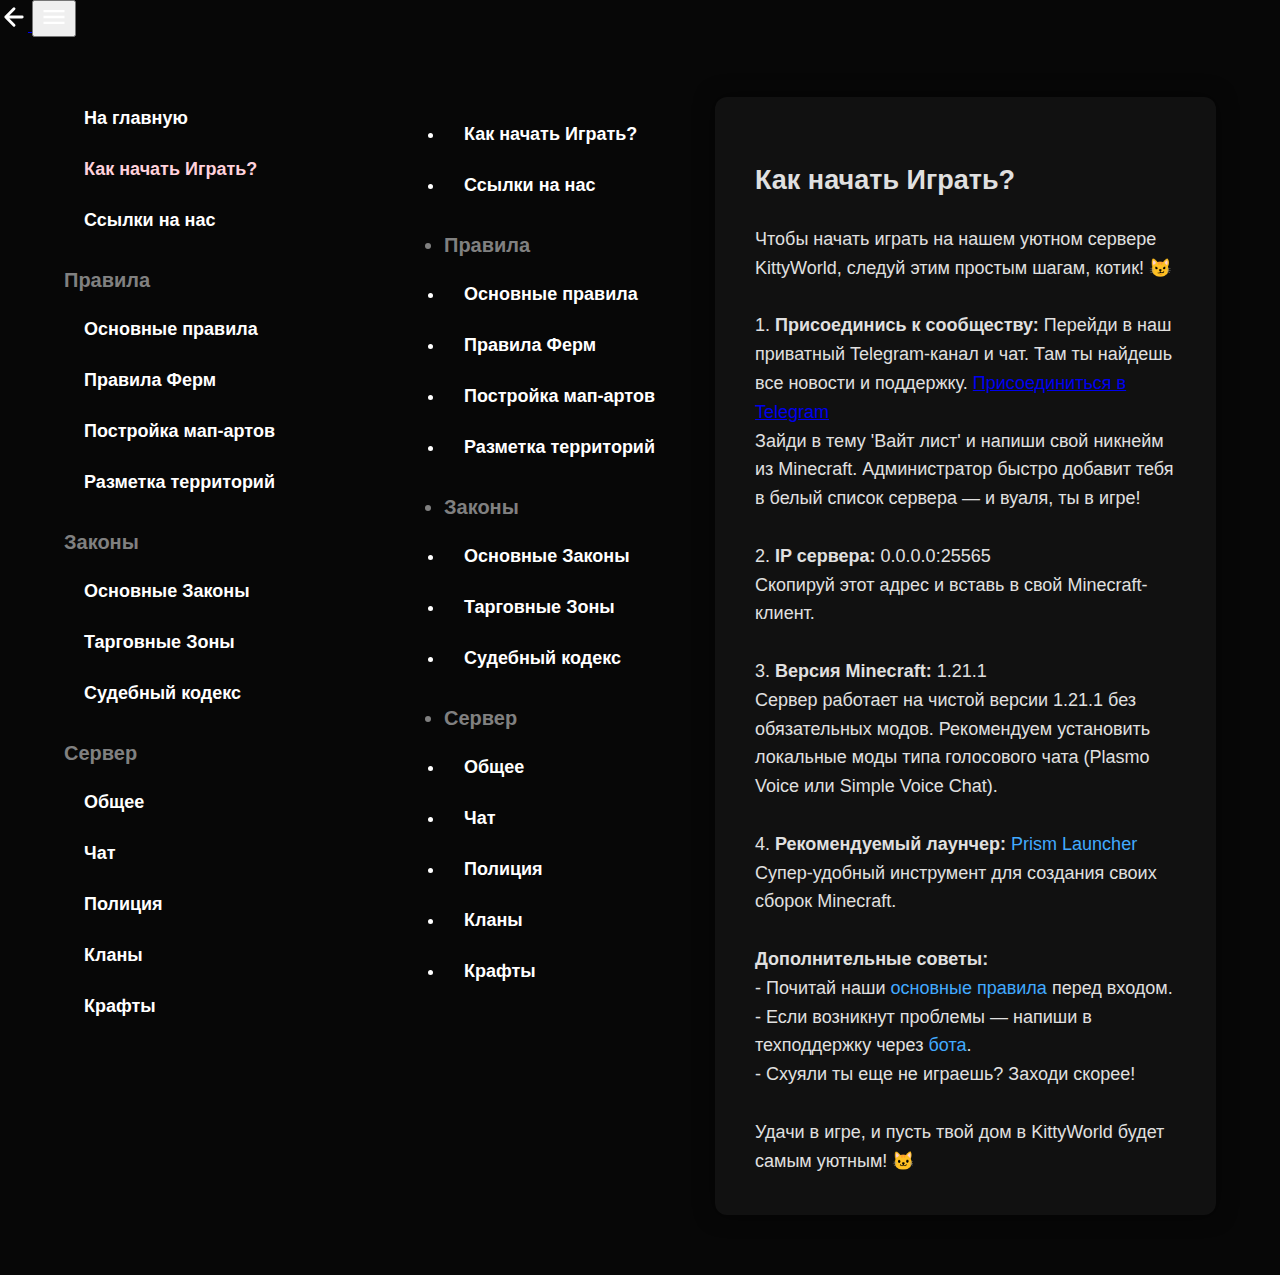
<file: wiki.html>
<!DOCTYPE html>
<html lang="ru">
<head>
    <meta charset="UTF-8">
    <meta name="viewport" content="width=device-width, initial-scale=1.0">
    <title>Wiki | KittyWorld</title>
    <link rel="icon" type="image/x-icon" href="images/favicon.ico">
    <link rel="stylesheet" href="styles.css">
</head>
<body class="wiki-page">

    <div class="mobile-header">
        <a href="index.html" class="back-button-mobile">
            <svg viewBox="0 0 24 24" width="28" height="28" fill="none" stroke="white" stroke-width="2.5" stroke-linecap="round" stroke-linejoin="round">
                <path d="M19 12H5M12 19l-7-7 7-7"/>
            </svg>
        </a>
        <button class="menu-toggle" aria-label="Открыть меню">
            <svg viewBox="0 0 24 24" width="28" height="28" fill="white">
                <path d="M3 18h18v-2H3v2zm0-5h18v-2H3v2zm0-7v2h18V6H3z"/>
            </svg>
        </button>
    </div>

    <div class="wiki-wrapper">

        <nav class="wiki-nav-list desktop-nav">
            <ul>
                <li><a href="index.html" class="nav-link">На главную</a></li>
                <li><a href="#how-to-play" class="nav-link active" data-content="Чтобы начать играть на нашем уютном сервере KittyWorld, следуй этим простым шагам, котик! 😼<br><br>1. <strong>Присоединись к сообществу:</strong> Перейди в наш приватный Telegram-канал и чат. Там ты найдешь все новости и поддержку. <a href='https://t.me/KittyYauwWorld_chat' class='small-join-button' target='_blank'>Присоединиться в Telegram</a><br>Зайди в тему 'Вайт лист' и напиши свой никнейм из Minecraft. Администратор быстро добавит тебя в белый список сервера — и вуаля, ты в игре!<br><br>2. <strong>IP сервера:</strong> 0.0.0.0:25565<br>Скопируй этот адрес и вставь в свой Minecraft-клиент.<br><br>3. <strong>Версия Minecraft:</strong> 1.21.1<br>Сервер работает на чистой версии 1.21.1 без обязательных модов. Рекомендуем установить локальные моды типа голосового чата (Plasmo Voice или Simple Voice Chat).<br><br>4. <strong>Рекомендуемый лаунчер:</strong> <a href='https://prismlauncher.org/' class='guide-link' target='_blank'>Prism Launcher</a><br>Супер-удобный инструмент для создания своих сборок Minecraft.<br><br><strong>Дополнительные советы:</strong><br>- Почитай наши <a href='#rules-main' class='guide-link'>основные правила</a> перед входом.<br>- Если возникнут проблемы — напиши в техподдержку через <a href='https://t.me/KittyWorldSupportBot' class='guide-link' target='_blank'>бота</a>.<br>- Схуяли ты еще не играешь? Заходи скорее!<br><br>Удачи в игре, и пусть твой дом в KittyWorld будет самым уютным! 🐱">Как начать Играть?</a></li>
                <li><a href="#links" class="nav-link" data-content="<strong>Сайт:</strong><br><a href='https://kittyworld.zapto.org' class='guide-link' target='_blank'>https://kittyworld.zapto.org</a><br><br><strong>Telegram-канал с разработкой и новостями:</strong><br><a href='https://t.me/KittyYauwWorld' class='guide-link' target='_blank'>https://t.me/KittyYauwWorld</a><br><br><strong>Чатис Telegram-чат:</strong><br><a href='https://t.me/KittyYauwWorldChat' class='guide-link' target='_blank'>https://t.me/KittyYauwWorldChat</a><br><br><strong>Приватный Telegram-чат (доступ к серверу):</strong><br><a href='https://t.me/KittyYauwWorld_chat' class='guide-link' target='_blank'>https://t.me/KittyYauwWorld_chat</a><br><br><strong>Бот технической поддержки:</strong><br><a href='https://t.me/KittyWorldSupportBot' class='guide-link' target='_blank'>https://t.me/KittyWorldSupportBot</a><br><br><strong>Бот авторизации/логина:</strong><br><a href='https://t.me/KittyWorldLoginBot' class='guide-link' target='_blank'>https://t.me/KittyWorldLoginBot</a>">Ссылки на нас</a></li>

                <li class="category">Правила</li>
                <li><a href="#rules-main" class="nav-link sub-link" data-content="<strong>ПРАВИЛА ПРОЕКТА KITTYWORLD<br>Выживание & Ролевая Игра</strong><br><br><strong>ОБЩИЕ ПОЛОЖЕНИЯ (КОРОЧЕ, ЧИТАЙ)</strong><br>● Зайдя на сервер, ты автоматически соглашаешься со всеми правилами.<br>● Незнание правил не освобождает от ответственности.<br>● Любой обход или толкование 'в свою пользу' запрещены.<br>● Правила действуют на всех.<br>● Система Варнов: 3 Варна = бан на 14 дней.<br>● Право Администрации: Админы могут выносить решения по своему усмотрению.<br>● Не ебать мозги Администрации: обращайтесь по делу и ждите ответа.<br>● Перманентный бан = конфискация всего имущества.<br>● Обжалование: через <a href='https://t.me/KittyWorldSupportBot' class='guide-link' target='_blank'>бота</a>.<br><br><strong>РАЗДЕЛ 1: ЧЕСТНАЯ ИГРА (БЕЗ ЧИТОВ)</strong><br><br><em>1.1. Читы и запрещенное ПО</em><br>● Запрещено использовать любой софт, дающий нечестное преимущество.<br>● Чит-клиенты, Freecam, ReplayMod, WorldDownloader и т.п.<br><span class='punishment'>Наказание:</span> БАН (30 дней) или ПЕРМАНЕНТНЫЙ БАН<br><br><em>1.2. Баги, дюпы и уязвимости</em><br>● Запрещено умышленно использовать баги, дюпы, взламывать сид.<br><span class='punishment'>Наказание:</span> Варн + конфискация + снос механизмов / БАН<br><br><em>1.3. Альты и обход банов</em><br>● Играть с более чем одного аккаунта — нельзя.<br><span class='punishment'>Наказание:</span> Варн / БАН (за альты) | <span class='punishment'>Наказание:</span> ПЕРМАНЕНТНЫЙ БАН (за обход)<br><br><em>1.4. Покупка/продажа за реальные деньги (RMT)</em><br>● Запрещено покупать/продавать внутриигровые предметы за деньги.<br><span class='punishment'>Наказание:</span> ПЕРМАНЕНТНЫЙ БАН всем участникам<br><br><strong>РАЗДЕЛ 2: ОБЩЕНИЕ И ЧАТ</strong><br><br><em>2.1. Спам, флуд и реклама</em><br>● Не спамить, не флудить, не писать капсом.<br>● Не рекламировать другие проекты.<br><span class='punishment'>Наказание:</span> МУТ (до 2 часов) / Варн<br><br><em>2.2. Оскорбления, угрозы и провокации</em><br>● Не оскорблять игроков вне RP-конфликта.<br>● Не переходить на личности.<br>● Не угрожать (даже 'шутя').<br><span class='punishment'>Наказание:</span> МУТ / Варн / БАН<br><br><em>2.3. Запрещенные темы</em><br>● Не поднимать политику, религию, экстремизм.<br>● Не кидать шок-контент, NSFW.<br><span class='punishment'>Наказание:</span> МУТ / Варн / БАН<br><br><strong>РАЗДЕЛ 3: РОЛЕВАЯ ИГРА (RP) И PVP</strong><br><br><em>3.1. Держись в сеттинге</em><br>● Старайся соответствовать атмосфере сервера.<br>● Избегай неигровых ников.<br><br><em>3.2. Уважай чужой RP</em><br>● Не сей OOC посреди чужой ролевой сцены.<br>● Для OOC используй ((скобки)) или /me.<br><br><em>3.3. Гриферство и PvP</em><br>● Полное уничтожение построек без RP-предыстории — гриферство.<br>● PvP разрешен по согласию или в специальных зонах.<br><span class='punishment'>Наказание за гриферство:</span> Варн + восстановление ущерба / БАН<br><br><strong>ЗАКЛЮЧЕНИЕ</strong><br>Мы здесь, чтобы строить, играть по ролям и хорошо проводить время.<br>Играй честно, не будь мудаком, уважай других котиков.<br><br><em>С уважением, Администрация KittyWorld.</em><br><br><strong>Дополнительные ресурсы:</strong><br>● <a href='https://t.me/KittyYauwWorld' class='guide-link' target='_blank'>Telegram-канал</a><br>● <a href='https://t.me/KittyYauwWorld_chat' class='guide-link' target='_blank'>Приватный чат</a><br>● <a href='https://kittyworld.zapto.org' class='guide-link' target='_blank'>Официальный сайт</a><br>● <a href='https://t.me/KittyWorldSupportBot' class='guide-link' target='_blank'>Бот техподдержки</a>">Основные правила</a></li>
                <li><a href="#rules-farms" class="nav-link sub-link" data-content="<strong>ПРАВИЛА ФЕРМ И ХОЗЯЙСТВЕННЫХ ПОСТРОЕК</strong>
<br><br>
<em>Общий принцип:</em> Ферма должна приносить ресурсы, а не лаги и конфликты. Уважай производительность сервера и соседей.
<br><br>
<strong>1. ПРОИЗВОДИТЕЛЬНОСТЬ СЕРВЕРА</strong><br>
● Постройка ресурсоёмких ферм, которые могут повлиять на TPS/FPS сервера — запрещена.<br>
● Если твоя ферма вызывает заметные лаги — ты обязан её оптимизировать или перенести подальше от нулевых координат.<br>
<span class='punishment'>Наказание:</span> Предупреждение → Оптимизация → Снос (если игнорируешь).
<br><br>
<strong>2. ОТВЕТСТВЕННОЕ УПРАВЛЕНИЕ</strong><br>
● Если ты не отключаешь фермы при уходе или на них скапливаются выброшенные ресурсы (переполнение) — они могут быть снесены без предупреждения.<br>
● Запрещено оставлять фермы в 'полурабочем' состоянии, если они засоряют чанки или мешают окружению.<br>
<span class='punishment'>Наказание:</span> Снос без компенсации + Варн.
<br><br>
<strong>3. ОБЩИЕ ФЕРМЫ В БЛИЖНЕЙ ЗОНЕ</strong><br>
● Фермы мобов, построенные до 2500 блоков от нуля (во всех мирах), считаются общими.<br>
● Их может использовать любой игрок, но и снести может правительство/администрация для нужд сервера.<br>
● Приоритет на снос: самые старые и неэффективные конструкции.
<br><br>
<strong>4. ЛИЧНЫЕ ФЕРМЫ В ВЕРХНЕМ МИРЕ</strong><br>
● Фермы мобов в Верхнем мире — личные, если находятся дальше 2500 блоков и на твоей территории.<br>
● Можно построить ферму вне своей территории — её нельзя ломать, но лут с неё общий для всех.<br>
● <em>Примечание:</em> Если на ферме фармит её строитель или член его клана — у него приоритет на лут.
<br><br>
<strong>5. ФЕРМЫ В АДУ И ЭНДЕ</strong><br>
● Фермы в Аду/Энде — личные, если дальше 2500 блоков и отмечены табличкой с ником/названием клана в месте сбора.<br>
● Если точка сбора фермы из Ада находится в Верхнем мире на чьей-то территории — весь лут принадлежит только владельцу фермы.
<br><br>
<strong>6. ФЕРМЫ С ИСПОЛЬЗОВАНИЕМ БАГОВ</strong><br>
● Запрещены фермы, эксплуатирующие баги игры (дюпы, абуз механик, телепортация сущностей через порталы).<br>
<span class='punishment'>Наказание:</span> Немедленный снос + Варн. Повтор — БАН.
<br><br>
<strong>7. ЭСТЕТИКА И СОСЕДСТВО</strong><br>
● Фермы в видимых местах (около дорог, городов, спавна) должны быть эстетично оформлены.<br>
● Запрещены 'лаговые коробки' из булыжника и редстоуна на поверхности — прячьте механику.<br>
● Если твоя ферма портит вид или мешает соседям — будь готов её перестроить.
<br><br>
<strong>8. АВТОМАТИЧЕСКИЕ СИСТЕМЫ</strong><br>
● Полностью автоматические фермы разрешены только в личных зонах.<br>
● Запрещены системы, работающие 24/7 без контроля и загружающие чанки.<br>
● Используй редстоун  часы или кнопки для ограничения работы.
<br><br>
<strong>9. ФЕРМЫ С ЖИВОТНЫМИ</strong><br>
● Не более 50 животных в одном чанке (лаг).<br>
● Фермы животных должны иметь достаточное пространство — никаких 'концлагерей' 1×1.<br>
● Пиксельные зверушки тоже хотят жить достойно (это RP-сервер!).
<br><br>
<strong>10. РЕДСТОУН-МЕХАНИЗМЫ</strong><br>
● Сложные редстоун-системы должны быть заземлены (не висеть в воздухе).<br>
● Часы и повторятели — на разумных интервалах, без бесконечных циклов.<br>
● Если механизм вызывает лаги у соседей — оптимизируй.
<br><br>
<em>Запомни, котик: хорошая ферма — та, которая не мешает другим играть. Строй с умом! 🐾</em>">Правила Ферм</a></li>
                <li><a href="#rules-mapart" class="nav-link sub-link" data-content="<strong>ПРАВИЛА ПОСТРОЙКИ И ИСПОЛЬЗОВАНИЯ МАП-АРТОВ</strong><br><br><em>Общий принцип:</em> Мап-арт — это искусство, но и оно должно следовать правилам сервера. Уважай труд других художников!<br><br><strong>ВНИМАНИЕ ВСЕМ КОТИКАМ!</strong><br>● Все мап-арты (как клановые, так и личные) разрешено строить <strong>ТОЛЬКО В ЭНДЕ</strong>, если они не находятся на вашей личной или клановой территории.<br>● На личной или клановой территории арты можно строить в любом мире, но помните о правилах и соседях!<br><br><strong>1. ЗАЩИТА АВТОРСКИХ ПРАВ</strong><br>● Вы можете защищать свои мап-арты от копирования другими игроками, заламинировав их красной стеклянной панелью в столе картографа.<br>● Ламинированный арт нельзя скопировать — это ваша авторская защита.<br><span class='punishment'>Важно:</span> Ламинирование не освобождает от соблюдения остальных правил!<br><br><strong>2. МЕСТО ДЛЯ ПОСТРОЙКИ</strong><br>● Мап-арты на личной или клановой территории могут быть построены в любом мире.<br>● Мап-арты вне личной или клановой территории могут быть построены <strong>ТОЛЬКО В ЭНДЕ</strong>.<br>● <em>Примечание:</em> Вы можете строить каждый новый мап-арт на месте предыдущего, однако если он будет мешать другим игрокам — вам придется его перенести.<br><br><strong>3. ОГРАНИЧЕНИЯ ПО РАЗМЕРАМ И КОЛИЧЕСТВУ</strong><br>● Максимальный размер одного мап-арта — 128×128 блоков.<br>● Один игрок/клан может иметь не более 5 активных мап-артов одновременно.<br>● Арты, превышающие лимит, будут удалены (старые первыми).<br><br><strong>4. 18+ КОНТЕНТ И ЗАПРЕЩЕННЫЕ ТЕМЫ</strong><br>● Постройка 18+ артов в любом другом мире, кроме Энда — запрещена.<br>● <em>Примечание:</em> Такие арты должны быть снесены в течение 24 часов после завершения их постройки.<br>● Наличие на любых артах банвордов, политики, рекламы сторонних ресурсов или слитых фото реальных людей в любом их проявлении — запрещено.<br>● <em>Примечание:</em> Если вы не уверены, соответствует ли ваш мап-арт данному правилу — уточните у администрации перед постройкой.<br><span class='punishment'>Наказание:</span> Варн + снос арта / БАН до перманентного<br><br><strong>5. НЕПРИКОСНОВЕННОСТЬ ЧУЖИХ АРТОВ</strong><br>● Разрушение чужих мап-артов или заготовленных площадок под них, а также занятие площадок других игроков — запрещено.<br><span class='punishment'>Наказание:</span> Компенсация затраченных ресурсов + Штраф (до 128 <strong>Муркоинов</strong>)<br><br><strong>6. АВТОРСКИЕ ПРАВА И КОММЕРЦИЯ</strong><br>● Копирование или продажа чужих мап-артов без разрешения их владельца — запрещены.<br>● <em>Примечание:</em> В случае, если владелец мап-арта обнаружит свой арт в продаже в вашей лавке — он имеет право забрать все его экземпляры.<br><span class='punishment'>Наказание:</span> Изъятие мап-арта + Штраф (до 256 <strong>Муркоинов</strong>)<br><br><strong>7. ХРАНЕНИЕ И ДЕМОНСТРАЦИЯ 18+ КОНТЕНТА</strong><br>● Хранение или продажа 18+ артов в любых открытых или проглядываемых локациях без предупреждающих о них табличек — запрещены.<br>● Передача или демонстрация таких артов, их мест хранения или строительства стримерам во время стрима любым способом — запрещены.<br><span class='punishment'>Наказание:</span> Варн / БАН до перманентного<br><br><strong>8. ТЕХНИЧЕСКИЕ ОГРАНИЧЕНИЯ</strong><br>● Мап-арты не должны вызывать лаги (избегайте мигающих/быстро меняющихся элементов).<br>● Запрещено использовать арты для передачи скрытой информации или кодов.<br>● Все арты в Энде должны иметь четкие координаты и быть занесены в общедоступный реестр.<br><br><strong>9. СПОРНЫЕ СИТУАЦИИ И РАЗРЕШЕНИЕ КОНФЛИКТОВ</strong><br>● Споры по поводу артов решаются через администрацию или правительство сервера.<br>● Приоритет в выборе места под арт у того, кто первым начал постройку.<br>● Если арт мешает развитию сервера (дороги, общественные зоны) — его придется перенести.<br><br><strong>10. ГАЛЕРЕИ И ВЫСТАВКИ</strong><br>● Разрешается создавать галереи мап-артов в специально отведенных зонах Энда.<br>● Для организации выставки требуется согласование с администрацией.<br>● Галереи должны быть оформлены эстетично и не мешать другим игрокам.<br><br><em>Помни, котик: хороший арт радует глаз, не нарушает правил и уважает других! Создавай с душой! 🎨🐾</em>">Постройка мап-артов</a></li>
                <li><a href="#rules-territory" class="nav-link sub-link" data-content="<p>На сервере KittyWorld действует система разметки территорий. Вот основные типы территорий и условия их разметки:</p>

<h3>Личная территория</h3>
<p><strong>Считается таковой, если она отмечена табличками с ником её владельца по углам границы территории и перед порталом в Ад.</strong> Игрок, состоящий в клане, не может иметь своей личной территории.</p>

<h4>Правила личной территории:</h4>
<ul>
    <li><strong>Максимальная площадь:</strong> 300×300 блоков (стандартный размер).</li>
    <li><strong>Расширение:</strong> Можно увеличить на дополнительные 100 блоков, если это не мешает соседям.</li>
    <li><strong>Если территория занята:</strong> Можно договориться с владельцем через RP (ролевую игру) о выкупе.</li>
</ul>

<h3>Клановая территория</h3>
<p><strong>Размечается аналогично личной территории</strong> (таблички с названием клана по углам и у портала в Ад).</p>

<h4>Правила клановой территории:</h4>
<ul>
    <li><strong>Максимальная площадь:</strong> 300×300 блоков (как и у личной).</li>
    <li><strong>Расширение:</strong> Можно увеличить на 200 блоков, если не мешает соседям.</li>
    <li><strong>Если территория занята:</strong> Также можно договориться через RP о выкупе.</li>
    <li><strong>Важное примечание:</strong> Участникам клана запрещается создавать личные территории.</li>
    <li><strong>Количество территорий:</strong> Клан может создать только 2 региона, в то время как игроки могут иметь сколько угодно личных территорий.</li>
</ul>

<h3>Государственная территория</h3>
<p><strong>К государственным территориям относятся:</strong> спавн Верхнего мира, Ад и Энд.</p>

<h4>Правила государственной территории:</h4>
<ul>
    <li><strong>Размер спавна:</strong> 512×512 блоков (может увеличиваться при необходимости).</li>
    <li><strong>Налоги на государственной территории:</strong></li>
</ul>

<div class='tax-info'>
    <div class='tax-item'>
        <span class='tax-type'>Налог на жительство:</span>
        <span class='tax-amount'>10 Муркоинов / 15 реальных дней</span>
    </div>
    <div class='tax-item'>
        <span class='tax-type'>Налог на постройку магазина:</span>
        <span class='tax-amount'>32 Муркоина (единоразово)</span>
    </div>
    <div class='tax-item'>
        <span class='tax-type'>Аренда торговой площади:</span>
        <span class='tax-amount'>12 Муркоинов / 15 реальных дней</span>
    </div>
</div>

<h3>Дополнительные правила и советы:</h3>
<ul>
    <li><strong>Соседские отношения:</strong> Всегда учитывайте интересы соседей при расширении территорий.</li>
    <li><strong>Документирование:</strong> Рекомендуется вести учёт своих территорий и их границ.</li>
    <li><strong>Конфликты:</strong> Споры о границах решаются через администрацию или правительство сервера.</li>
    <li><strong>Налоги:</strong> Вовремя оплачивайте налоги на государственных территориях, чтобы избежать штрафов.</li>
    <li><strong>Экономия:</strong> Планируйте размер территории заранее, чтобы не переплачивать за лишнее пространство.</li>
</ul>

<p><strong>Запомните:</strong> Уважайте границы других игроков, своевременно оплачивайте налоги и ваше пребывание на сервере KittyWorld будет комфортным и приятным! 🐾</p>">Разметка территорий</a></li>

                <li class="category">Законы</li>
                <li><a href="#laws-main" class="nav-link sub-link" data-content="Основные Законы">Основные Законы</a></li>
                <li><a href="#laws-target" class="nav-link sub-link" data-content="Тарговные Зоны">Тарговные Зоны</a></li>
                <li><a href="#laws-court" class="nav-link sub-link" data-content="Судебный кодекс">Судебный кодекс</a></li>

                <li class="category">Сервер</li>
                <li><a href="#server-general" class="nav-link sub-link" data-content="Общее">Общее</a></li>
                <li><a href="#server-chat" class="nav-link sub-link" data-content="Чат">Чат</a></li>
                <li><a href="#server-police" class="nav-link sub-link" data-content="Полиция">Полиция</a></li>
                <li><a href="#server-clans" class="nav-link sub-link" data-content="Кланы">Кланы</a></li>
                <li><a href="#crafts" class="nav-link sub-link" data-content="Крафты">Крафты</a></li>
            </ul>
        </nav>

        <nav class="mobile-nav" id="mobileNav">
            <ul>
                <li><a href="#how-to-play" class="nav-link active" data-content="Чтобы начать играть на нашем уютном сервере KittyWorld, следуй этим простым шагам, котик! 😼<br><br>1. <strong>Присоединись к сообществу:</strong> Перейди в наш приватный Telegram-канал и чат. Там ты найдешь все новости и поддержку. <a href='https://t.me/KittyYauwWorld_chat' class='small-join-button' target='_blank'>Присоединиться в Telegram</a><br>Зайди в тему 'Вайт лист' и напиши свой никнейм из Minecraft. Администратор быстро добавит тебя в белый список сервера — и вуаля, ты в игре!<br><br>2. <strong>IP сервера:</strong> 0.0.0.0:25565<br>Скопируй этот адрес и вставь в свой Minecraft-клиент.<br><br>3. <strong>Версия Minecraft:</strong> 1.21.1<br>Сервер работает на чистой версии 1.21.1 без обязательных модов. Рекомендуем установить локальные моды типа голосового чата (Plasmo Voice или Simple Voice Chat).<br><br>4. <strong>Рекомендуемый лаунчер:</strong> <a href='https://prismlauncher.org/' class='guide-link' target='_blank'>Prism Launcher</a><br>Супер-удобный инструмент для создания своих сборок Minecraft.<br><br><strong>Дополнительные советы:</strong><br>- Почитай наши <a href='#rules-main' class='guide-link'>основные правила</a> перед входом.<br>- Если возникнут проблемы — напиши в техподдержку через <a href='https://t.me/KittyWorldSupportBot' class='guide-link' target='_blank'>бота</a>.<br>- Схуяли ты еще не играешь? Заходи скорее!<br><br>Удачи в игре, и пусть твой дом в KittyWorld будет самым уютным! 🐱">Как начать Играть?</a></li>
                <li><a href="#links" class="nav-link" data-content="<strong>Сайт:</strong><br><a href='https://kittyworld.zapto.org' class='guide-link' target='_blank'>https://kittyworld.zapto.org</a><br><br><strong>Telegram-канал с разработкой и новостями:</strong><br><a href='https://t.me/KittyYauwWorld' class='guide-link' target='_blank'>https://t.me/KittyYauwWorld</a><br><br><strong>Чатис Telegram-чат:</strong><br><a href='https://t.me/KittyYauwWorldChat' class='guide-link' target='_blank'>https://t.me/KittyYauwWorldChat</a><br><br><strong>Приватный Telegram-чат (доступ к серверу):</strong><br><a href='https://t.me/KittyYauwWorld_chat' class='guide-link' target='_blank'>https://t.me/KittyYauwWorld_chat</a><br><br><strong>Бот технической поддержки:</strong><br><a href='https://t.me/KittyWorldSupportBot' class='guide-link' target='_blank'>https://t.me/KittyWorldSupportBot</a><br><br><strong>Бот авторизации/логина:</strong><br><a href='https://t.me/KittyWorldLoginBot' class='guide-link' target='_blank'>https://t.me/KittyWorldLoginBot</a>">Ссылки на нас</a></li>

                <li class="category">Правила</li>
                <li><a href="#rules-main" class="nav-link sub-link" data-content="<strong>ПРАВИЛА ПРОЕКТА KITTYWORLD<br>Выживание & Ролевая Игра</strong><br><br><strong>ОБЩИЕ ПОЛОЖЕНИЯ (КОРОЧЕ, ЧИТАЙ)</strong><br>● Зайдя на сервер, ты автоматически соглашаешься со всеми правилами.<br>● Незнание правил не освобождает от ответственности.<br>● Любой обход или толкование 'в свою пользу' запрещены.<br>● Правила действуют на всех.<br>● Система Варнов: 3 Варна = бан на 14 дней.<br>● Право Администрации: Админы могут выносить решения по своему усмотрению.<br>● Не ебать мозги Администрации: обращайтесь по делу и ждите ответа.<br>● Перманентный бан = конфискация всего имущества.<br>● Обжалование: через <a href='https://t.me/KittyWorldSupportBot' class='guide-link' target='_blank'>бота</a>.<br><br><strong>РАЗДЕЛ 1: ЧЕСТНАЯ ИГРА (БЕЗ ЧИТОВ)</strong><br><br><em>1.1. Читы и запрещенное ПО</em><br>● Запрещено использовать любой софт, дающий нечестное преимущество.<br>● Чит-клиенты, Freecam, ReplayMod, WorldDownloader и т.п.<br><span class='punishment'>Наказание:</span> БАН (30 дней) или ПЕРМАНЕНТНЫЙ БАН<br><br><em>1.2. Баги, дюпы и уязвимости</em><br>● Запрещено умышленно использовать баги, дюпы, взламывать сид.<br><span class='punishment'>Наказание:</span> Варн + конфискация + снос механизмов / БАН<br><br><em>1.3. Альты и обход банов</em><br>● Играть с более чем одного аккаунта — нельзя.<br><span class='punishment'>Наказание:</span> Варн / БАН (за альты) | <span class='punishment'>Наказание:</span> ПЕРМАНЕНТНЫЙ БАН (за обход)<br><br><em>1.4. Покупка/продажа за реальные деньги (RMT)</em><br>● Запрещено покупать/продавать внутриигровые предметы за деньги.<br><span class='punishment'>Наказание:</span> ПЕРМАНЕНТНЫЙ БАН всем участникам<br><br><strong>РАЗДЕЛ 2: ОБЩЕНИЕ И ЧАТ</strong><br><br><em>2.1. Спам, флуд и реклама</em><br>● Не спамить, не флудить, не писать капсом.<br>● Не рекламировать другие проекты.<br><span class='punishment'>Наказание:</span> МУТ (до 2 часов) / Варн<br><br><em>2.2. Оскорбления, угрозы и провокации</em><br>● Не оскорблять игроков вне RP-конфликта.<br>● Не переходить на личности.<br>● Не угрожать (даже 'шутя').<br><span class='punishment'>Наказание:</span> МУТ / Варн / БАН<br><br><em>2.3. Запрещенные темы</em><br>● Не поднимать политику, религию, экстремизм.<br>● Не кидать шок-контент, NSFW.<br><span class='punishment'>Наказание:</span> МУТ / Варн / БАН<br><br><strong>РАЗДЕЛ 3: РОЛЕВАЯ ИГРА (RP) И PVP</strong><br><br><em>3.1. Держись в сеттинге</em><br>● Старайся соответствовать атмосфере сервера.<br>● Избегай неигровых ников.<br><br><em>3.2. Уважай чужой RP</em><br>● Не сей OOC посреди чужой ролевой сцены.<br>● Для OOC используй ((скобки)) или /me.<br><br><em>3.3. Гриферство и PvP</em><br>● Полное уничтожение построек без RP-предыстории — гриферство.<br>● PvP разрешен по согласию или в специальных зонах.<br><span class='punishment'>Наказание за гриферство:</span> Варн + восстановление ущерба / БАН<br><br><strong>ЗАКЛЮЧЕНИЕ</strong><br>Мы здесь, чтобы строить, играть по ролям и хорошо проводить время.<br>Играй честно, не будь мудаком, уважай других котиков.<br><br><em>С уважением, Администрация KittyWorld.</em><br><br><strong>Дополнительные ресурсы:</strong><br>● <a href='https://t.me/KittyYauwWorld' class='guide-link' target='_blank'>Telegram-канал</a><br>● <a href='https://t.me/KittyYauwWorld_chat' class='guide-link' target='_blank'>Приватный чат</a><br>● <a href='https://kittyworld.zapto.org' class='guide-link' target='_blank'>Официальный сайт</a><br>● <a href='https://t.me/KittyWorldSupportBot' class='guide-link' target='_blank'>Бот техподдержки</a>">Основные правила</a></li>
                <li><a href="#rules-farms" class="nav-link sub-link" data-content="<strong>ПРАВИЛА ФЕРМ И ХОЗЯЙСТВЕННЫХ ПОСТРОЕК</strong>
<br><br>
<em>Общий принцип:</em> Ферма должна приносить ресурсы, а не лаги и конфликты. Уважай производительность сервера и соседей.
<br><br>
<strong>1. ПРОИЗВОДИТЕЛЬНОСТЬ СЕРВЕРА</strong><br>
● Постройка ресурсоёмких ферм, которые могут повлиять на TPS/FPS сервера — запрещена.<br>
● Если твоя ферма вызывает заметные лаги — ты обязан её оптимизировать или перенести подальше от нулевых координат.<br>
<span class='punishment'>Наказание:</span> Предупреждение → Оптимизация → Снос (если игнорируешь).
<br><br>
<strong>2. ОТВЕТСТВЕННОЕ УПРАВЛЕНИЕ</strong><br>
● Если ты не отключаешь фермы при уходе или на них скапливаются выброшенные ресурсы (переполнение) — они могут быть снесены без предупреждения.<br>
● Запрещено оставлять фермы в 'полурабочем' состоянии, если они засоряют чанки или мешают окружению.<br>
<span class='punishment'>Наказание:</span> Снос без компенсации + Варн.
<br><br>
<strong>3. ОБЩИЕ ФЕРМЫ В БЛИЖНЕЙ ЗОНЕ</strong><br>
● Фермы мобов, построенные до 2500 блоков от нуля (во всех мирах), считаются общими.<br>
● Их может использовать любой игрок, но и снести может правительство/администрация для нужд сервера.<br>
● Приоритет на снос: самые старые и неэффективные конструкции.
<br><br>
<strong>4. ЛИЧНЫЕ ФЕРМЫ В ВЕРХНЕМ МИРЕ</strong><br>
● Фермы мобов в Верхнем мире — личные, если находятся дальше 2500 блоков и на твоей территории.<br>
● Можно построить ферму вне своей территории — её нельзя ломать, но лут с неё общий для всех.<br>
● <em>Примечание:</em> Если на ферме фармит её строитель или член его клана — у него приоритет на лут.
<br><br>
<strong>5. ФЕРМЫ В АДУ И ЭНДЕ</strong><br>
● Фермы в Аду/Энде — личные, если дальше 2500 блоков и отмечены табличкой с ником/названием клана в месте сбора.<br>
● Если точка сбора фермы из Ада находится в Верхнем мире на чьей-то территории — весь лут принадлежит только владельцу фермы.
<br><br>
<strong>6. ФЕРМЫ С ИСПОЛЬЗОВАНИЕМ БАГОВ</strong><br>
● Запрещены фермы, эксплуатирующие баги игры (дюпы, абуз механик, телепортация сущностей через порталы).<br>
<span class='punishment'>Наказание:</span> Немедленный снос + Варн. Повтор — БАН.
<br><br>
<strong>7. ЭСТЕТИКА И СОСЕДСТВО</strong><br>
● Фермы в видимых местах (около дорог, городов, спавна) должны быть эстетично оформлены.<br>
● Запрещены 'лаговые коробки' из булыжника и редстоуна на поверхности — прячьте механику.<br>
● Если твоя ферма портит вид или мешает соседям — будь готов её перестроить.
<br><br>
<strong>8. АВТОМАТИЧЕСКИЕ СИСТЕМЫ</strong><br>
● Полностью автоматические фермы разрешены только в личных зонах.<br>
● Запрещены системы, работающие 24/7 без контроля и загружающие чанки.<br>
● Используй редстоун-часы или кнопки для ограничения работы.
<br><br>
<strong>9. ФЕРМЫ С ЖИВОТНЫМИ</strong><br>
● Не более 50 животных в одном чанке (лаг).<br>
● Фермы животных должны иметь достаточное пространство — никаких 'концлагерей' 1×1.<br>
● Пиксельные зверушки тоже хотят жить достойно (это RP-сервер!).
<br><br>
<strong>10. РЕДСТОУН-МЕХАНИЗМЫ</strong><br>
● Сложные редстоун-системы должны быть заземлены (не висеть в воздухе).<br>
● Часы и повторятели — на разумных интервалах, без бесконечных циклов.<br>
● Если механизм вызывает лаги у соседей — оптимизируй.
<br><br>
<em>Запомни, котик: хорошая ферма — та, которая не мешает другим играть. Строй с умом! 🐾</em>">Правила Ферм</a></li>
                <li><a href="#rules-mapart" class="nav-link sub-link" data-content="<strong>ПРАВИЛА ПОСТРОЙКИ И ИСПОЛЬЗОВАНИЯ МАП-АРТОВ</strong><br><br><em>Общий принцип:</em> Мап-арт — это искусство, но и оно должно следовать правилам сервера. Уважай труд других художников!<br><br><strong>ВНИМАНИЕ ВСЕМ КОТИКАМ!</strong><br>● Все мап-арты (как клановые, так и личные) разрешено строить <strong>ТОЛЬКО В ЭНДЕ</strong>, если они не находятся на вашей личной или клановой территории.<br>● На личной или клановой территории арты можно строить в любом мире, но помните о правилах и соседях!<br><br><strong>1. ЗАЩИТА АВТОРСКИХ ПРАВ</strong><br>● Вы можете защищать свои мап-арты от копирования другими игроками, заламинировав их красной стеклянной панелью в столе картографа.<br>● Ламинированный арт нельзя скопировать — это ваша авторская защита.<br><span class='punishment'>Важно:</span> Ламинирование не освобождает от соблюдения остальных правил!<br><br><strong>2. МЕСТО ДЛЯ ПОСТРОЙКИ</strong><br>● Мап-арты на личной или клановой территории могут быть построены в любом мире.<br>● Мап-арты вне личной или клановой территории могут быть построены <strong>ТОЛЬКО В ЭНДЕ</strong>.<br>● <em>Примечание:</em> Вы можете строить каждый новый мап-арт на месте предыдущего, однако если он будет мешать другим игрокам — вам придется его перенести.<br><br><strong>3. ОГРАНИЧЕНИЯ ПО РАЗМЕРАМ И КОЛИЧЕСТВУ</strong><br>● Максимальный размер одного мап-арта — 128×128 блоков.<br>● Один игрок/клан может иметь не более 5 активных мап-артов одновременно.<br>● Арты, превышающие лимит, будут удалены (старые первыми).<br><br><strong>4. 18+ КОНТЕНТ И ЗАПРЕЩЕННЫЕ ТЕМЫ</strong><br>● Постройка 18+ артов в любом другом мире, кроме Энда — запрещена.<br>● <em>Примечание:</em> Такие арты должны быть снесены в течение 24 часов после завершения их постройки.<br>● Наличие на любых артах банвордов, политики, рекламы сторонних ресурсов или слитых фото реальных людей в любом их проявлении — запрещено.<br>● <em>Примечание:</em> Если вы не уверены, соответствует ли ваш мап-арт данному правилу — уточните у администрации перед постройкой.<br><span class='punishment'>Наказание:</span> Варн + снос арта / БАН до перманентного<br><br><strong>5. НЕПРИКОСНОВЕННОСТЬ ЧУЖИХ АРТОВ</strong><br>● Разрушение чужих мап-артов или заготовленных площадок под них, а также занятие площадок других игроков — запрещено.<br><span class='punishment'>Наказание:</span> Компенсация затраченных ресурсов + Штраф (до 128 <strong>Муркоинов</strong>)<br><br><strong>6. АВТОРСКИЕ ПРАВА И КОММЕРЦИЯ</strong><br>● Копирование или продажа чужих мап-артов без разрешения их владельца — запрещены.<br>● <em>Примечание:</em> В случае, если владелец мап-арта обнаружит свой арт в продаже в вашей лавке — он имеет право забрать все его экземпляры.<br><span class='punishment'>Наказание:</span> Изъятие мап-арта + Штраф (до 256 <strong>Муркоинов</strong>)<br><br><strong>7. ХРАНЕНИЕ И ДЕМОНСТРАЦИЯ 18+ КОНТЕНТА</strong><br>● Хранение или продажа 18+ артов в любых открытых или проглядываемых локациях без предупреждающих о них табличек — запрещены.<br>● Передача или демонстрация таких артов, их мест хранения или строительства стримерам во время стрима любым способом — запрещены.<br><span class='punishment'>Наказание:</span> Варн / БАН до перманентного<br><br><strong>8. ТЕХНИЧЕСКИЕ ОГРАНИЧЕНИЯ</strong><br>● Мап-арты не должны вызывать лаги (избегайте мигающих/быстро меняющихся элементов).<br>● Запрещено использовать арты для передачи скрытой информации или кодов.<br>● Все арты в Энде должны иметь четкие координаты и быть занесены в общедоступный реестр.<br><br><strong>9. СПОРНЫЕ СИТУАЦИИ И РАЗРЕШЕНИЕ КОНФЛИКТОВ</strong><br>● Споры по поводу артов решаются через администрацию или правительство сервера.<br>● Приоритет в выборе места под арт у того, кто первым начал постройку.<br>● Если арт мешает развитию сервера (дороги, общественные зоны) — его придется перенести.<br><br><strong>10. ГАЛЕРЕИ И ВЫСТАВКИ</strong><br>● Разрешается создавать галереи мап-артов в специально отведенных зонах Энда.<br>● Для организации выставки требуется согласование с администрацией.<br>● Галереи должны быть оформлены эстетично и не мешать другим игрокам.<br><br><em>Помни, котик: хороший арт радует глаз, не нарушает правил и уважает других! Создавай с душой! 🎨🐾</em>">Постройка мап-артов</a></li>
                <li><a href="#rules-territory" class="nav-link sub-link" data-content="<p>На сервере KittyWorld действует система разметки территорий. Вот основные типы территорий и условия их разметки:</p>

<h3>Личная территория</h3>
<p><strong>Считается таковой, если она отмечена табличками с ником её владельца по углам границы территории и перед порталом в Ад.</strong> Игрок, состоящий в клане, не может иметь своей личной территории.</p>

<h4>Правила личной территории:</h4>
<ul>
    <li><strong>Максимальная площадь:</strong> 300×300 блоков (стандартный размер).</li>
    <li><strong>Расширение:</strong> Можно увеличить на дополнительные 100 блоков, если это не мешает соседям.</li>
    <li><strong>Если территория занята:</strong> Можно договориться с владельцем через RP (ролевую игру) о выкупе.</li>
</ul>

<h3>Клановая территория</h3>
<p><strong>Размечается аналогично личной территории</strong> (таблички с названием клана по углам и у портала в Ад).</p>

<h4>Правила клановой территории:</h4>
<ul>
    <li><strong>Максимальная площадь:</strong> 300×300 блоков (как и у личной).</li>
    <li><strong>Расширение:</strong> Можно увеличить на 200 блоков, если не мешает соседям.</li>
    <li><strong>Если территория занята:</strong> Также можно договориться через RP о выкупе.</li>
    <li><strong>Важное примечание:</strong> Участникам клана запрещается создавать личные территории.</li>
    <li><strong>Количество территорий:</strong> Клан может создать только 2 региона, в то время как игроки могут иметь сколько угодно личных территорий.</li>
</ul>

<h3>Государственная территория</h3>
<p><strong>К государственным территориям относятся:</strong> спавн Верхнего мира, Ад и Энд.</p>

<h4>Правила государственной территории:</h4>
<ul>
    <li><strong>Размер спавна:</strong> 512×512 блоков (может увеличиваться при необходимости).</li>
    <li><strong>Налоги на государственной территории:</strong></li>
</ul>

<div class='tax-info'>
    <div class='tax-item'>
        <span class='tax-type'>Налог на жительство:</span>
        <span class='tax-amount'>10 Муркоинов / 15 реальных дней</span>
    </div>
    <div class='tax-item'>
        <span class='tax-type'>Налог на постройку магазина:</span>
        <span class='tax-amount'>32 Муркоина (единоразово)</span>
    </div>
    <div class='tax-item'>
        <span class='tax-type'>Аренда торговой площади:</span>
        <span class='tax-amount'>12 Муркоинов / 15 реальных дней</span>
    </div>
</div>

<h3>Дополнительные правила и советы:</h3>
<ul>
    <li><strong>Соседские отношения:</strong> Всегда учитывайте интересы соседей при расширении территорий.</li>
    <li><strong>Документирование:</strong> Рекомендуется вести учёт своих территорий и их границ.</li>
    <li><strong>Конфликты:</strong> Споры о границах решаются через администрацию или правительство сервера.</li>
    <li><strong>Налоги:</strong> Вовремя оплачивайте налоги на государственных территориях, чтобы избежать штрафов.</li>
    <li><strong>Экономия:</strong> Планируйте размер территории заранее, чтобы не переплачивать за лишнее пространство.</li>
</ul>

<p><strong>Запомните:</strong> Уважайте границы других игроков, своевременно оплачивайте налоги и ваше пребывание на сервере KittyWorld будет комфортным и приятным! 🐾</p>">Разметка территорий</a></li>

                <li class="category">Законы</li>
                <li><a href="#laws-main" class="nav-link sub-link" data-content="Основные Законы">Основные Законы</a></li>
                <li><a href="#laws-target" class="nav-link sub-link" data-content="Тарговные Зоны">Тарговные Зоны</a></li>
                <li><a href="#laws-court" class="nav-link sub-link" data-content="Судебный кодекс">Судебный кодекс</a></li>

                <li class="category">Сервер</li>
                <li><a href="#server-general" class="nav-link sub-link" data-content="Общее">Общее</a></li>
                <li><a href="#server-chat" class="nav-link sub-link" data-content="Чат">Чат</a></li>
                <li><a href="#server-police" class="nav-link sub-link" data-content="Полиция">Полиция</a></li>
                <li><a href="#server-clans" class="nav-link sub-link" data-content="Кланы">Кланы</a></li>
                <li><a href="#crafts" class="nav-link sub-link" data-content="Крафты">Крафты</a></li>
            </ul>
        </nav>

        <div class="wiki-content decorated-wiki-content">
            <div id="content-area"></div>
        </div>
    </div>

    <style>
        .punishment {
            color: #ff5555;
            font-weight: bold;
        }
        .tax-info {
            margin: 20px 0;
            padding: 15px;
            background: rgba(25, 25, 25, 0.7);
            border-radius: 10px;
            border-left: 4px solid #FFD1DC;
        }
        .tax-item {
            padding: 10px 0;
            border-bottom: 1px solid #333;
            display: flex;
            justify-content: space-between;
            align-items: center;
        }
        .tax-item:last-child {
            border-bottom: none;
        }
        .tax-type {
            color: #FFD1DC;
            font-weight: 600;
        }
        .tax-amount {
            color: #42AAFF;
            font-weight: 600;
        }
        h3 {
            color: #FFD1DC;
            margin-top: 25px;
        }
        h4 {
            color: #ffbcd9;
            margin-top: 15px;
        }
        ul {
            padding-left: 20px;
        }
        ul li {
            margin-bottom: 8px;
            line-height: 1.5;
        }
    </style>

    <script>
        const contentArea = document.getElementById('content-area');
        const links = document.querySelectorAll('.nav-link');
        const menuToggle = document.querySelector('.menu-toggle');
        const mobileNav = document.getElementById('mobileNav');

        menuToggle.addEventListener('click', () => {
            mobileNav.classList.toggle('open');
        });

        links.forEach(link => {
            if (link.getAttribute('href') === 'index.html') return;

            link.addEventListener('click', function(e) {
                e.preventDefault();
                document.querySelectorAll('.nav-link').forEach(l => l.classList.remove('active'));
                this.classList.add('active');
                const content = this.getAttribute('data-content');
                contentArea.innerHTML = `<h2>${this.textContent}</h2><div class="wiki-text-content">${content}</div>`;
                if (window.innerWidth <= 768) mobileNav.classList.remove('open');
            });
        });

        document.querySelector('.nav-link.active').click();

        let touchstartX = 0;
        let touchendX = 0;

        mobileNav.addEventListener('touchstart', e => {
            touchstartX = e.changedTouches[0].clientX;
        }, { passive: true });

        mobileNav.addEventListener('touchend', e => {
            if (touchstartX === 0) return;
            touchendX = e.changedTouches[0].clientX;
            if (touchstartX - touchendX > 50) mobileNav.classList.remove('open');
            touchstartX = 0;
        });
    </script>

</body>
</html>
</file>
<file: styles.css>
/* Основные стили тела */
body {
    margin: 0;
    padding: 0;
    font-family: Arial, sans-serif;
    color: white;
    min-height: 100vh;
    background-color: #070707;
}

/* ====================== ГЛАВНАЯ СТРАНИЦА ====================== */

body:not(.wiki-page) {
    background-image: 
        linear-gradient(to bottom, 
            transparent 0%, 
            rgba(7, 7, 7, 0.4) 60%, 
            rgba(7, 7, 7, 0.8) 90%, 
            #070707 100%
        ),
        url('images/background.jpg');
    background-size: cover;
    background-position: center top;
    background-repeat: no-repeat;
    background-attachment: scroll;
}

body:not(.wiki-page)::before {
    content: "";
    position: fixed;
    top: 0;
    left: 0;
    width: 100%;
    height: 100%;
    background: rgba(0, 0, 0, 0.8);
    pointer-events: none;
    z-index: 1;
}

.container {
    position: relative;
    z-index: 2;
    display: flex;
    flex-direction: column;
    align-items: center;
    width: 100%;
    padding: 20px 0 120px;
    box-sizing: border-box;
}

header { width: 100%; text-align: center; margin-bottom: 20px; }
nav.nav { 
    display: flex; 
    justify-content: center; 
    align-items: center; 
    gap: 60px; 
    flex-wrap: wrap; 
}

.button { 
    padding: 12px 24px; 
    text-decoration: none; 
    color: gray; 
    background-color: transparent; 
    border: none; 
    border-radius: 8px; 
    font-size: 18px; 
    font-weight: 600; 
    cursor: pointer; 
    transition: color 0.3s ease; 
    white-space: nowrap; 
}
.button:hover, .button.active { 
    color: white; 
}

.logo { text-align: center; margin-top: 15vh; }
.logo img { max-width: 90%; width: 600px; height: auto; filter: drop-shadow(0 0 20px rgba(255, 105, 180, 0.9)); image-rendering: pixel-art; }

.bottom-text { text-align: center; margin: 50px 0 30px; font-size: 15px; color: gray; padding: 0 20px; font-weight: 600; }

.join-button { display: inline-block; padding: 16px 40px; background-color: #FFD1DC; color: #fff5f8; font-size: 20px; font-weight: 600; text-decoration: none; border-radius: 12px; transition: all 0.3s ease; box-shadow: 0 4px 15px rgba(255, 209, 220, 0.4); margin-bottom: 20px; }
.join-button:hover { background-color: #ffbcd9; transform: translateY(-3px); box-shadow: 0 8px 25px rgba(255, 209, 220, 0.6); }

.online-players { text-align: center; font-size: 18px; color: #FFD1DC; margin-bottom: 60px; padding: 0 20px; }

.useful-links-title { text-align: center; font-size: 18px; font-weight: normal; color: gray; padding: 0 20px; margin-bottom: 30px; }

.links-buttons { display: flex; flex-direction: row; justify-content: center; align-items: center; gap: 30px; flex-wrap: wrap; margin-bottom: 80px; }

.link-btn { 
    width: 170px; 
    height: 52px; 
    background-color: #140F0B; 
    color: gray; 
    font-size: 16px; 
    font-weight: 600; 
    display: flex; 
    align-items: center; 
    justify-content: center; 
    border-radius: 8px; 
    text-decoration: none; 
    transition: all 0.3s ease; 
    gap: 10px; 
}
.link-btn:hover { background-color: #131313; color: #42AAFF; }

.server-icon { width: 28px; height: 28px; fill: currentColor; }
.ip-btn { cursor: default; }

/* ====================== ГАЙД ====================== */

.how-to-start-guide {
    width: 90%;
    max-width: 1400px;
    text-align: center;
    margin: 0 auto 120px;
}

.guide-title {
    font-size: 36px;
    color: white;
    margin-bottom: 10px;
    font-weight: 600;
}

.guide-subtitle {
    font-size: 20px;
    color: gray;
    margin-bottom: 60px;
}

.guide-cards-row {
    display: flex;
    justify-content: center;
    gap: 60px;
    flex-wrap: nowrap;
}

.guide-card-with-skin {
    position: relative;
    display: flex;
    flex-direction: column;
    align-items: center;
}

.guide-big-card {
    background-color: #19191961;
    border-radius: 24px;
    padding: 40px;
    width: 580px;
    min-height: 290px;
    box-shadow: 0 8px 30px rgba(0, 0, 0, 0.6);
    position: relative;
    z-index: 1;
    display: flex;
    flex-direction: column;
    justify-content: space-between;
}

.guide-steps {
    text-align: left;
    flex-grow: 0;
    display: flex;
    flex-direction: column;
    justify-content: space-between;
}

.step {
    margin-bottom: 40px;
}

.step:last-child {
    margin-bottom: 0;
}

.step h3 {
    font-size: 23px;
    color: white;
    margin: 0 0 12px 0;
}

.step p {
    font-size: 18px;
    color: #bbbbbb;
    margin: 0;
    line-height: 1.6;
}

.guide-link {
    color: #42AAFF;
    text-decoration: none;
}

.guide-link:hover {
    text-decoration: underline;
}

.bottom-overlay-skin {
    width: 280px;
    height: auto;
    image-rendering: pixel-art;
    position: absolute;
    bottom: -40px;
    z-index: 3;
}

.left-bottom-overlay {
    right: 53%;
    transform: translateX(-70%);
}

.right-bottom-overlay {
    left: 64%;
    transform: translateX(30%);
}

.guide-footer {
    font-size: 18px;
    color: #aaaaaa;
    margin-top: 40px;
}

/* ====================== СТЕНА РАЗРАБОТЧИКОВ ====================== */

.dev-wall-title {
    font-size: 36px;
    color: white;
    text-align: center;
    margin: 120px 0 20px 0;
    font-weight: 600;
}

.dev-wall-subtitle {
    font-size: 20px;
    color: #bbbbbb;
    text-align: center;
    margin-bottom: 60px;
}

.dev-cards-row {
    display: flex;
    justify-content: center;
    gap: 60px;
    flex-wrap: wrap;
    margin-bottom: 120px;
}

.dev-card {
    width: 240px;
    height: 212px;
    background-color: #19191961;
    border-radius: 24px;
    padding: 20px;
    box-shadow: 0 8px 30px rgba(0, 0, 0, 0.6);
    display: flex;
    flex-direction: column;
    box-sizing: border-box;
    position: relative;
    overflow: visible;
}

.dev-top-skins {
    position: absolute;
    top: -20px;
    left: 10px;
}

.dev-small-skin {
    width: 64px;
    height: 64px;
    image-rendering: pixel-art;
    border-radius: 8px;
    object-fit: cover;
}

.dev-divider {
    height: 1px;
    background-color: #444444;
    margin: 40px 0 20px 0;
}

.dev-main-text {
    font-size: 18px;
    color: #bbbbbb;
    margin: 0 0 6px 0;
    font-weight: 600;
}

.dev-sub-text {
    font-size: 15px;
    color: #aaaaaa;
    margin: 0;
}

/* ====================== АДАПТИВ ====================== */

@media (max-width: 1300px) {
    .guide-big-card { width: 500px; padding: 30px; min-height: 420px; }
    .bottom-overlay-skin { width: 240px; bottom: -70px; }
}

@media (max-width: 1100px) {
    .guide-big-card { width: 450px; padding: 25px; min-height: 420px; }
    .bottom-overlay-skin { width: 220px; bottom: -70px; }
}

@media (max-width: 768px) {
    /* Навигационные кнопки на телефоне — слева направо (горизонтально) */
    nav.nav {
        gap: 20px;
        padding: 0 20px;
        overflow-x: auto; /* Прокрутка, если не помещаются */
        white-space: nowrap;
        -webkit-overflow-scrolling: touch; /* Плавная прокрутка на iOS */
    }

    nav.nav::-webkit-scrollbar {
        display: none; /* Скрываем скроллбар */
    }

    .button {
        font-size: 18px;
        padding: 14px 24px;
        min-width: 100px;
        display: inline-block;
    }

    .guide-cards-row {
        flex-direction: column;
        align-items: center;
        gap: 80px;
    }

    .guide-big-card {
        width: 90%;
        max-width: 600px;
        padding: 40px;
        min-height: 380px;
    }

    .guide-steps {
        justify-content: flex-start;
    }

    .step {
        margin-bottom: 30px;
    }

    .step:last-child {
        margin-bottom: 0;
    }

    .bottom-overlay-skin {
        display: none;
    }

    .guide-footer {
        margin-top: 60px;
    }

    .guide-title { font-size: 32px; }
    .guide-subtitle { font-size: 18px; }

    /* Адаптив для Стены Разработчиков */
    .dev-cards-row {
        flex-direction: column;
        align-items: center;
        gap: 50px;
    }

    .dev-card {
        width: 300px;
        height: 260px;
        padding: 30px;
        overflow: visible;
    }

    .dev-top-skins {
        top: -15px;
        left: 15px;
    }

    .dev-small-skin {
        width: 78px;
        height: 78px;
    }

    .dev-divider {
        margin: 50px 0 20px 0;
    }

    .dev-main-text {
        font-size: 21px;
        margin-top: 10px;
    }

    .dev-sub-text {
        font-size: 17px;
    }

    .dev-wall-title {
        font-size: 32px;
        margin: 100px 0 15px 0;
    }

    .dev-wall-subtitle {
        font-size: 18px;
    }
}

/* ====================== ФУТЕР ====================== */

.footer {
    margin-top: 150px;
    text-align: center;
    width: 100%;
}

.copyright {
    font-size: 14px;
    color: #888888;
    margin-bottom: 20px;
}

.agreement-link {
    display: inline-block;
    font-size: 14px;
    color: #888888;
    text-decoration: none;
    padding: 8px 16px;
    border-radius: 8px;
    transition: color 0.3s ease;
}

.agreement-link:hover {
    color: white;
}

/* Адаптив для футера */
@media (max-width: 768px) {
    .footer {
        margin-top: 100px;
    }

    .copyright {
        font-size: 13px;
    }

    .agreement-link {
        font-size: 13px;
    }
}

/* ====================== WIKI СТИЛИ ====================== */
.wiki-wrapper { display: flex; max-width: 1200px; width: 90%; margin: 60px auto; gap: 60px; }
.back-button { position: absolute; top: 20px; left: 5%; padding: 10px 20px; background-color: #140F0B; color: white; font-size: 16px; font-weight: 600; text-decoration: none; border-radius: 8px; transition: all 0.3s ease; }
.back-button:hover { background-color: #202020; color: #42AAFF; }
.wiki-nav-list { width: 300px; flex-shrink: 0; }
.wiki-nav-list ul { list-style: none; padding: 0; margin: 0; }
.wiki-nav-list li { margin-bottom: 8px; }
.category { color: gray; font-size: 20px; font-weight: 600; padding: 15px 0 5px 0; cursor: default; }
.nav-link, .sub-link { display: block; padding: 8px 0; color: white; font-size: 18px; font-weight: 600; text-decoration: none; transition: color 0.3s ease; padding-left: 20px; }
.nav-link:hover, .sub-link:hover { color: #FFD1DC; }
.nav-link.active, .sub-link.active { color: #FFD1DC; }
.wiki-content { flex: 1; padding: 20px; font-size: 18px; color: #e0e0e0; line-height: 1.6; min-height: 70vh; background-color: #111; border-radius: 12px; box-shadow: 0 0 20px rgba(0,0,0,0.5); }
#content-area { padding: 20px; }

@media (max-width: 768px) {
    .wiki-wrapper { flex-direction: column; }
    .back-button { position: static; margin-bottom: 20px; text-align: center; display: block; width: fit-content; margin-left: auto; margin-right: auto; }
    .wiki-nav-list { width: 100%; }
    .sub-link, .nav-link { font-size: 17px; padding-left: 10px; }
}
</file>
